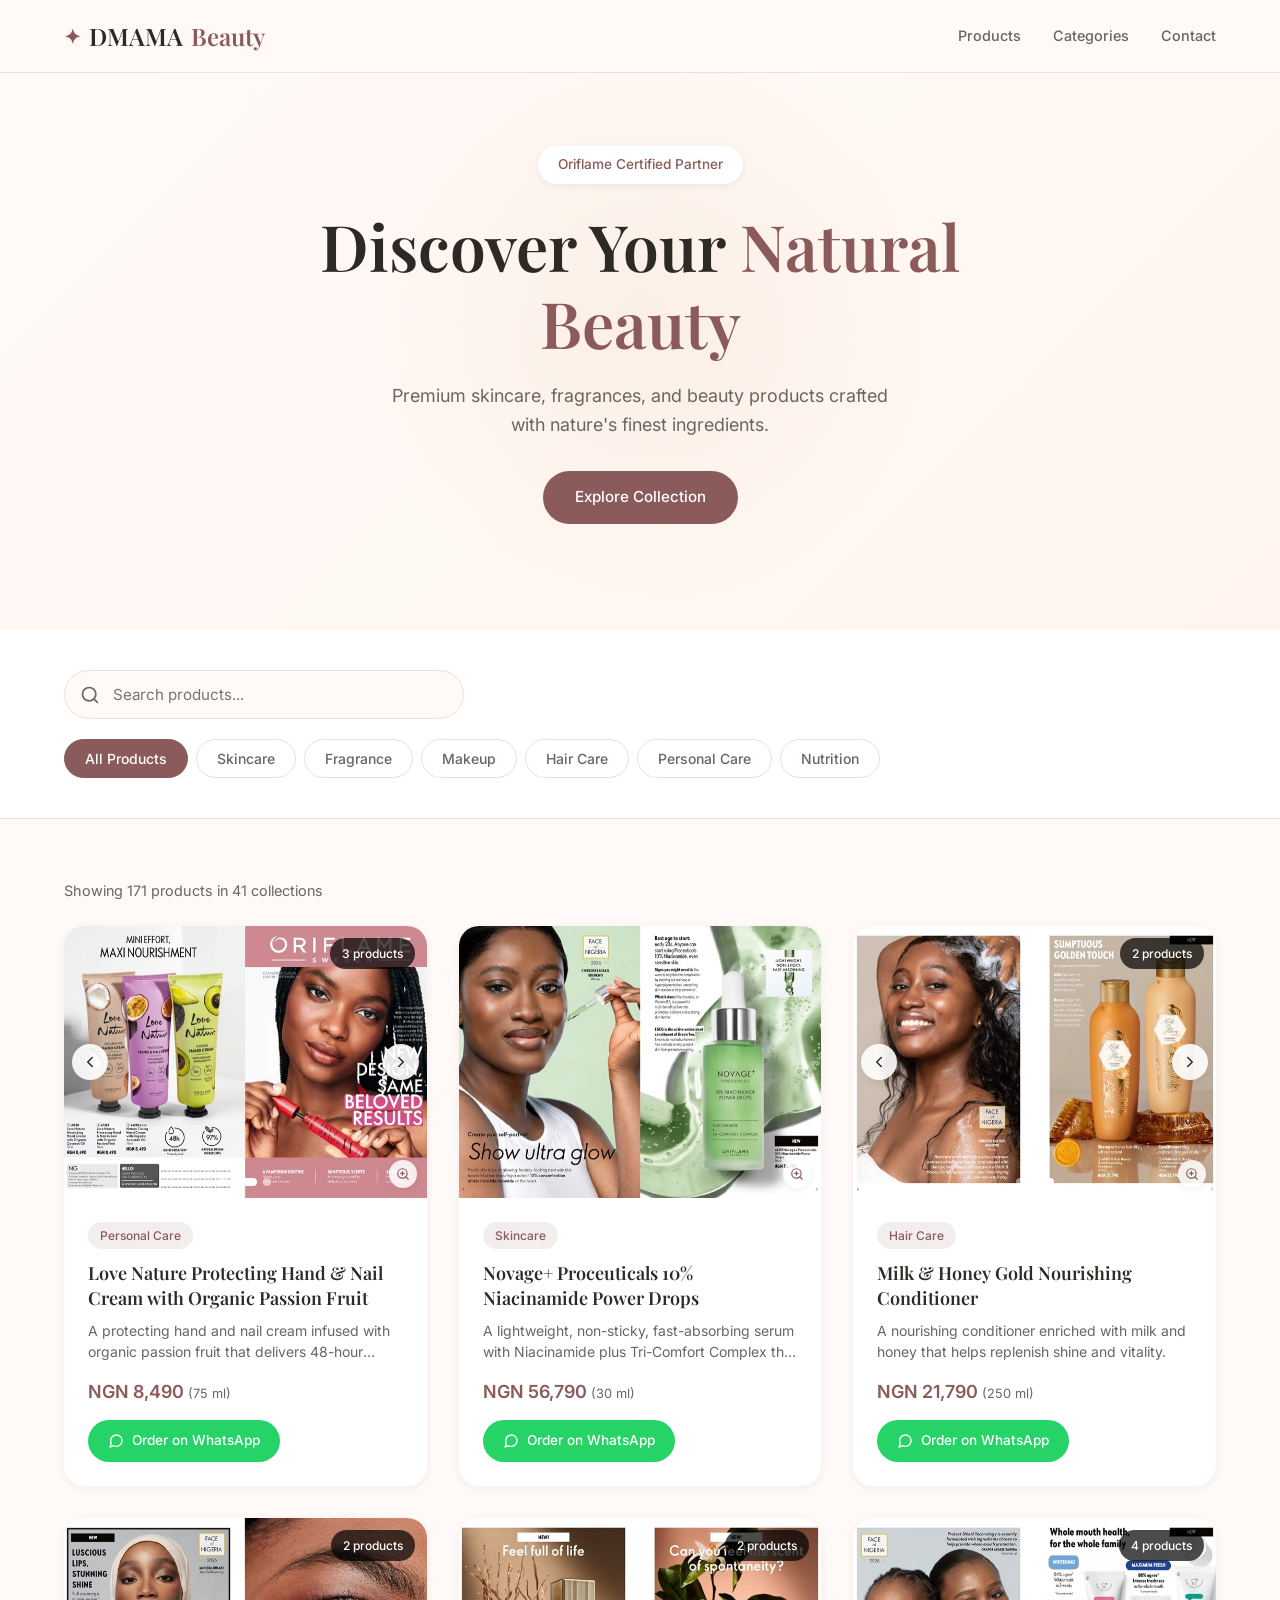
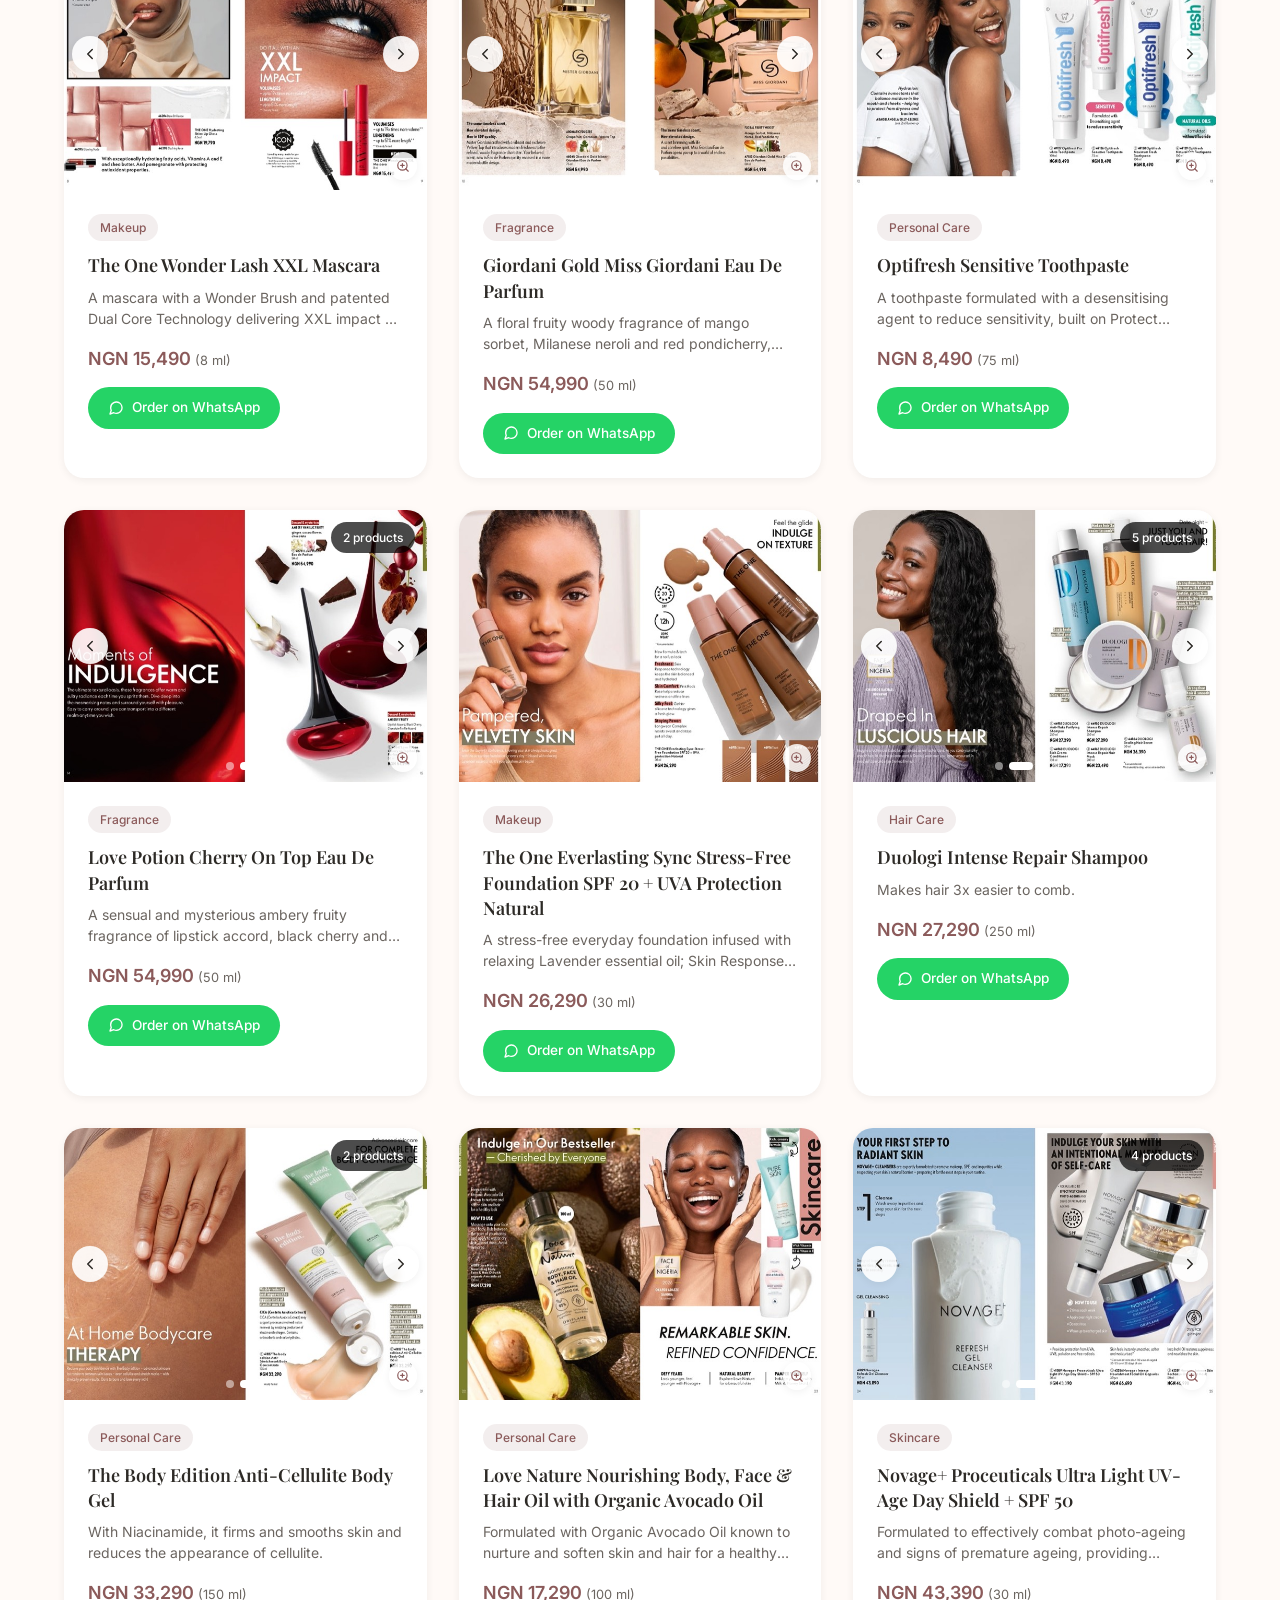
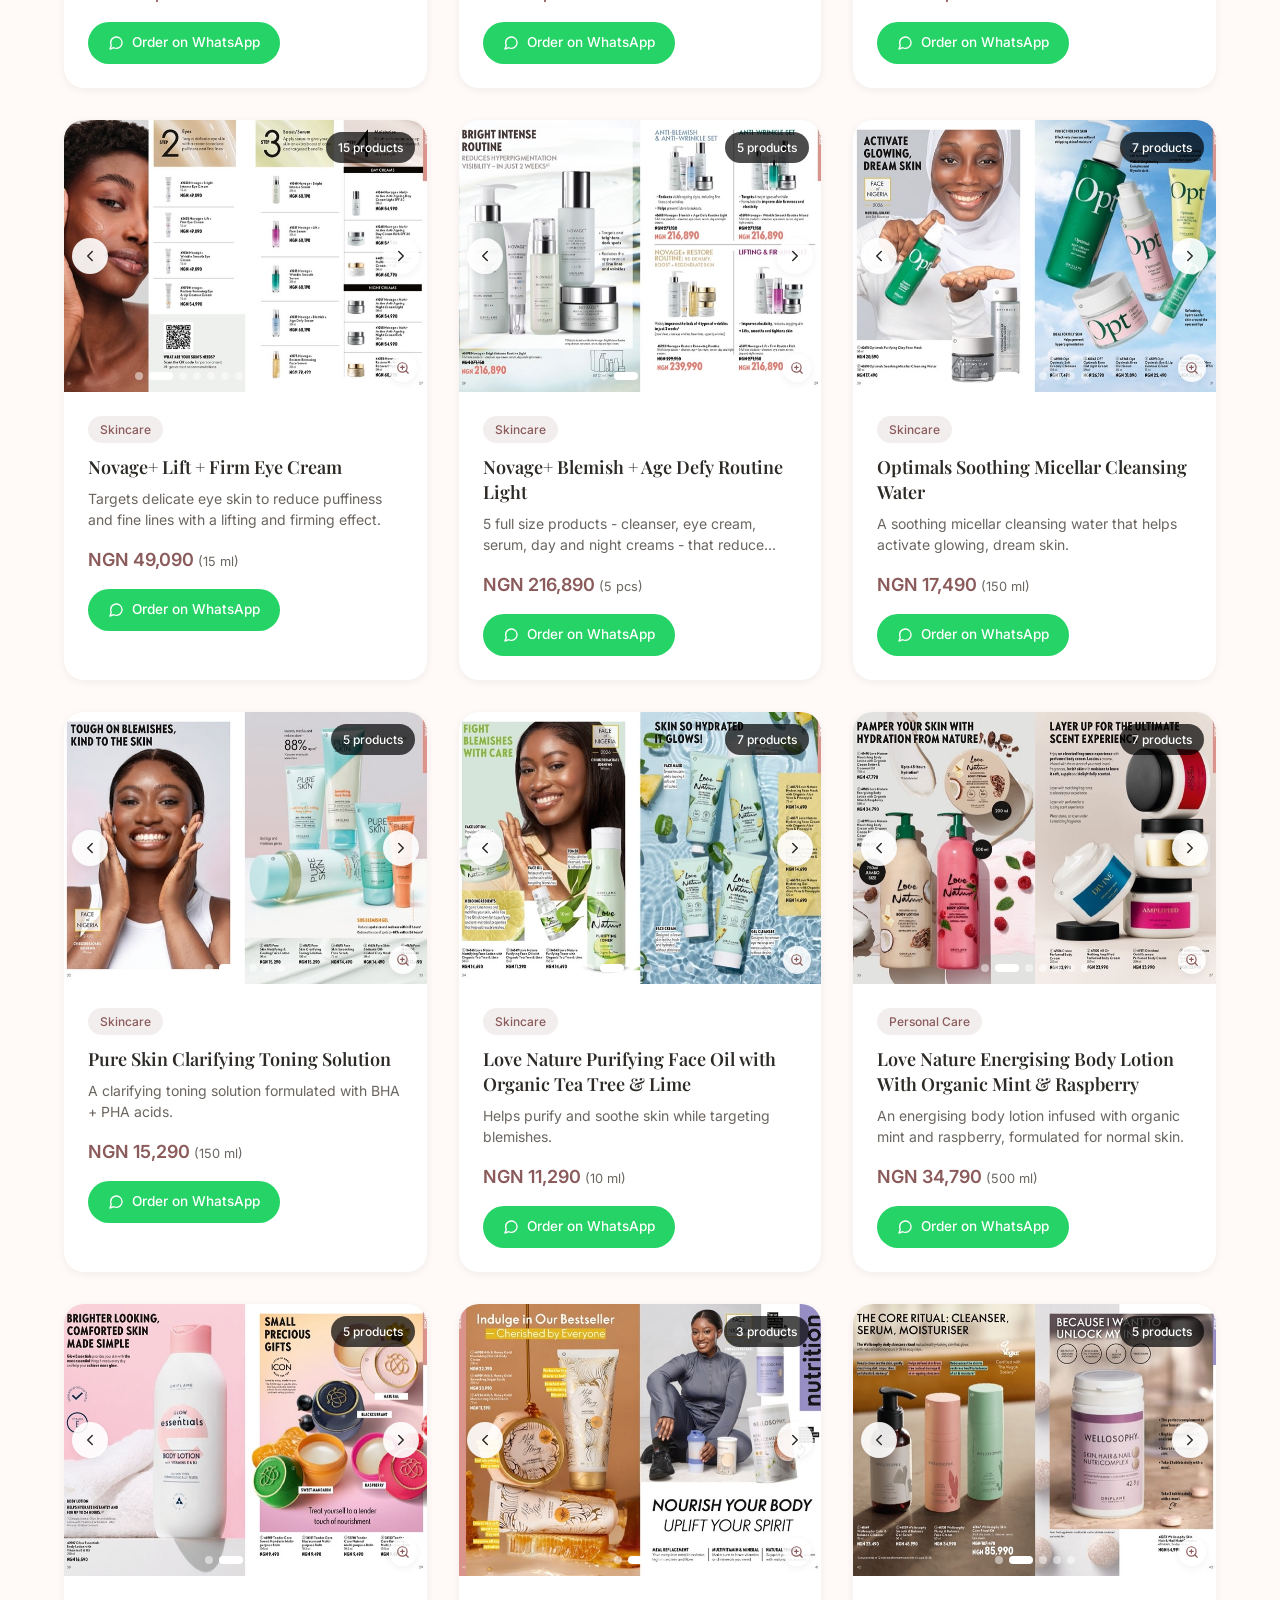
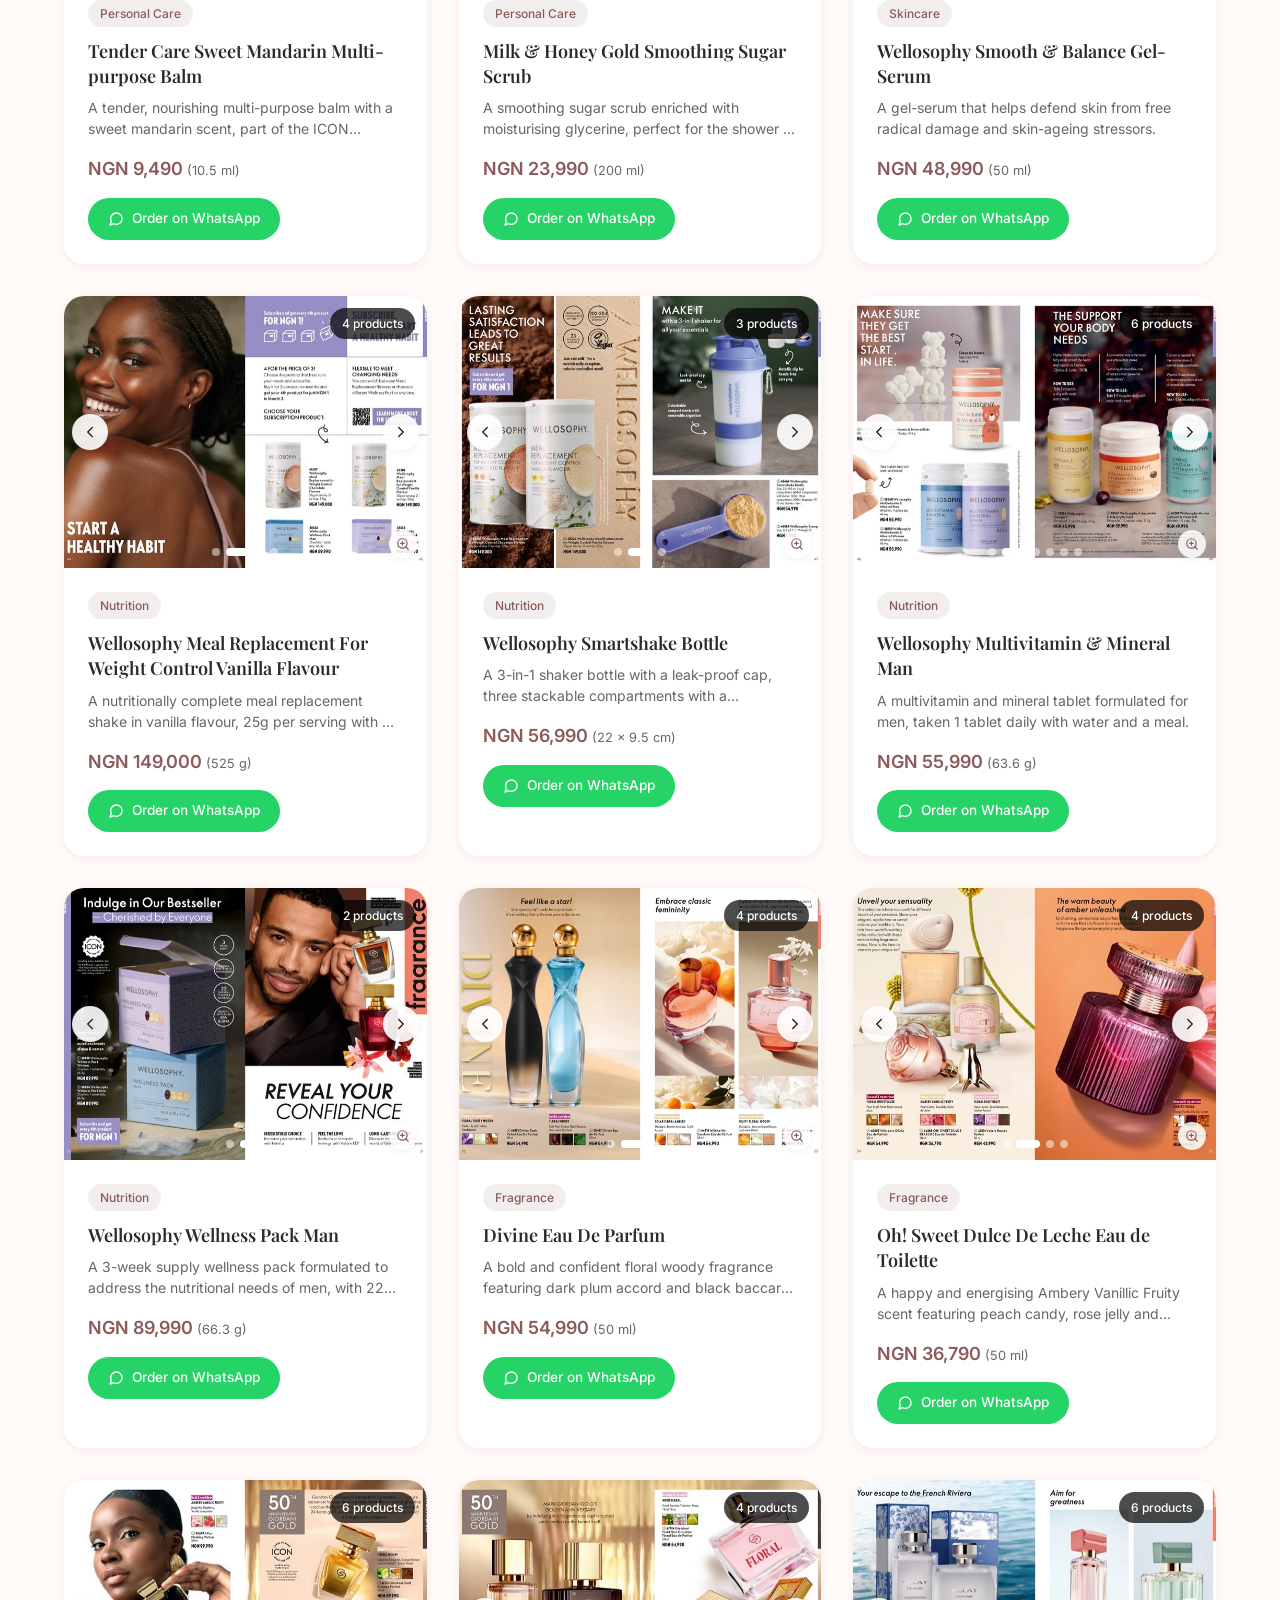
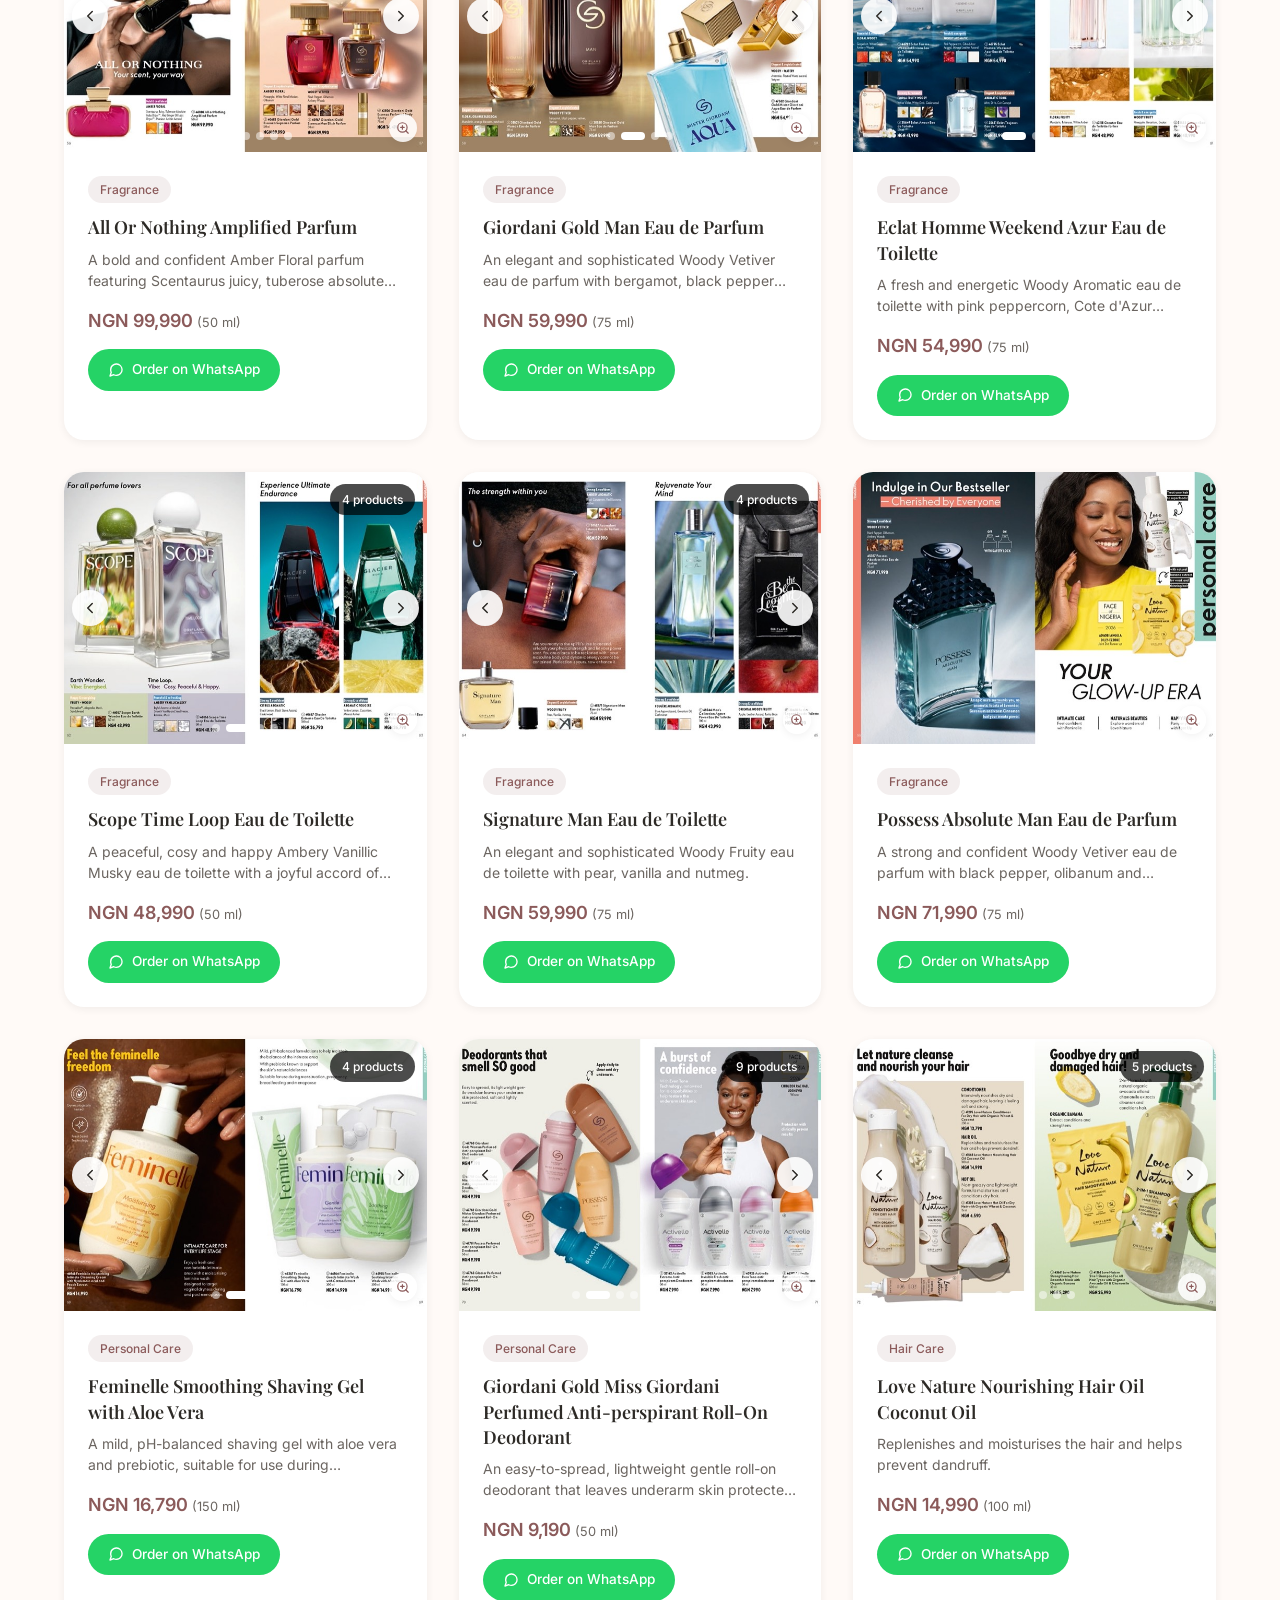
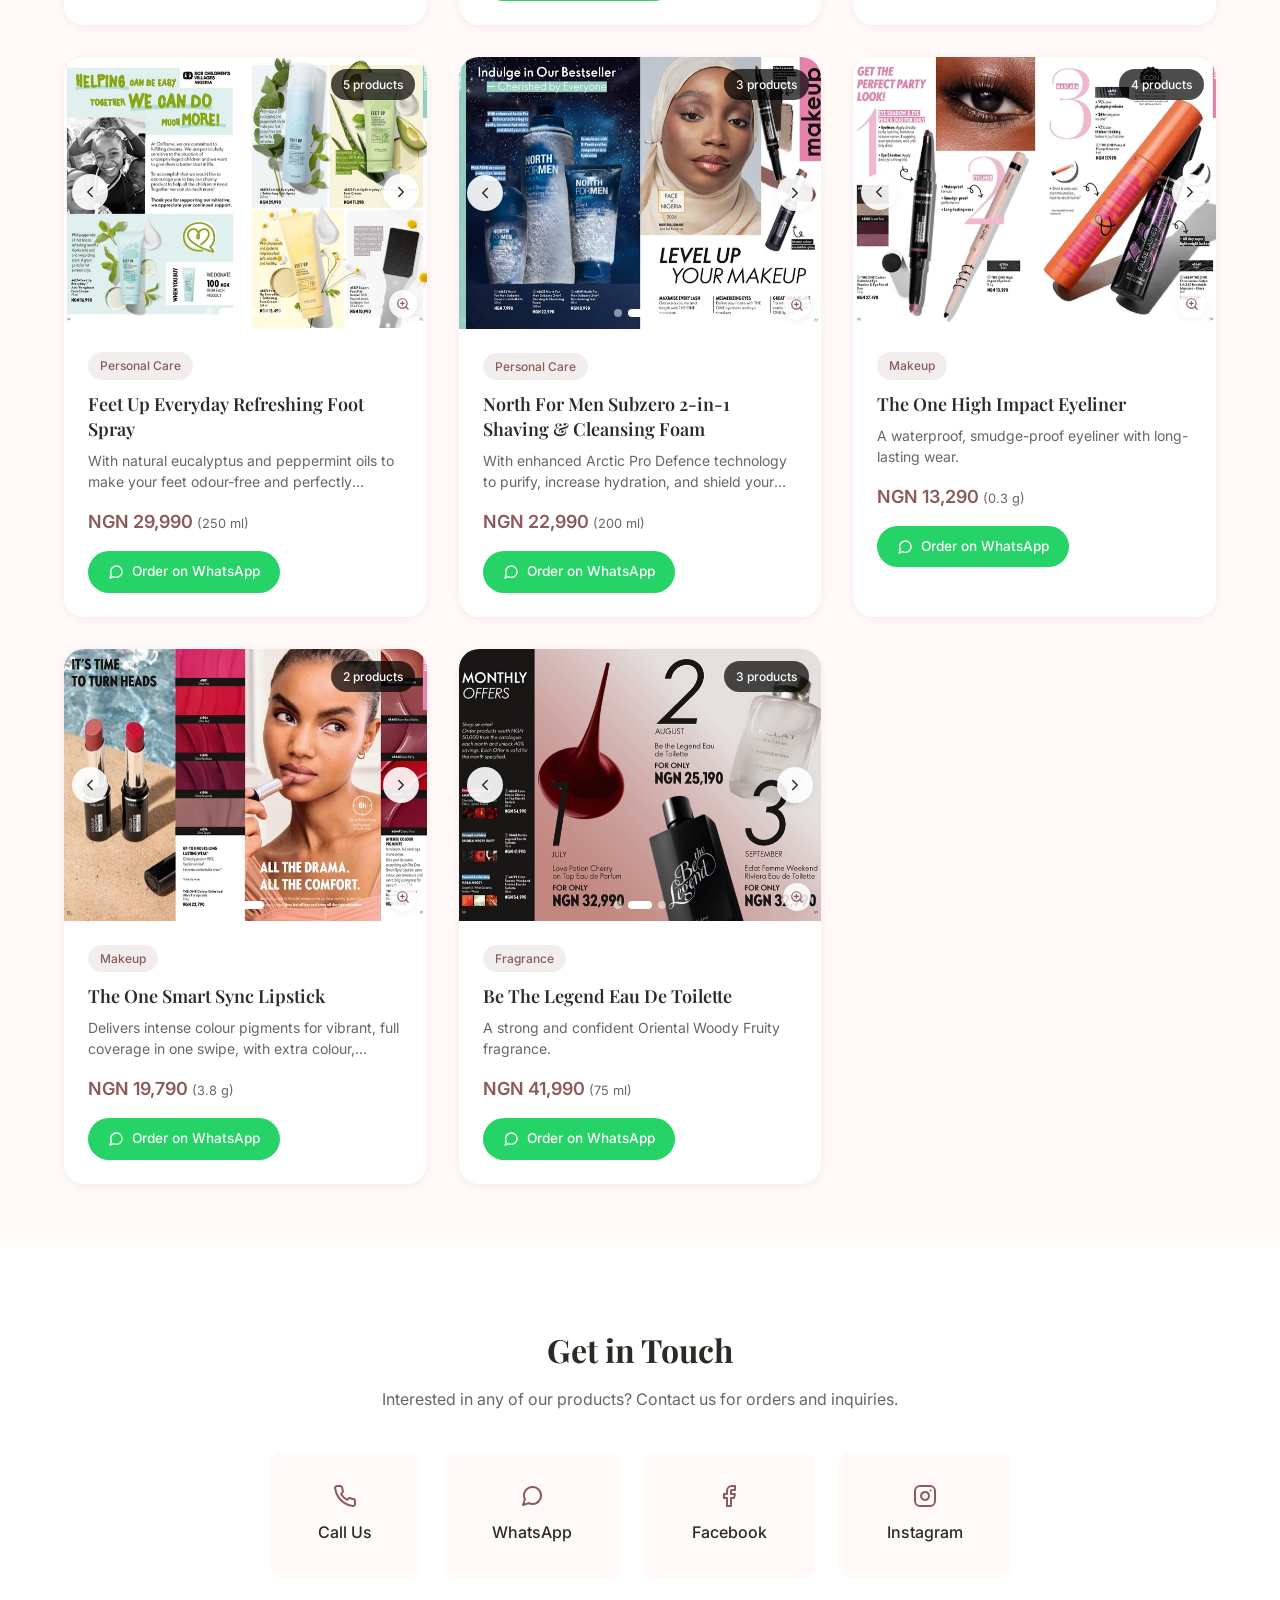
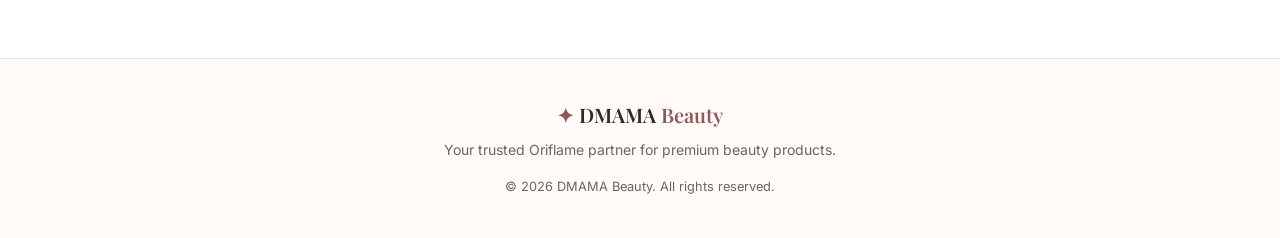
<file: index.html>
<!DOCTYPE html>
<html lang="en">
<head>
  <meta charset="UTF-8">
  <meta name="viewport" content="width=device-width, initial-scale=1.0">
  <title>DMAMA Beauty | Buy Oriflame Products in Nigeria — Skincare, Fragrance & Makeup</title>
  <meta name="description" content="Shop genuine Oriflame products in Nigeria from DMAMA Beauty, a certified Oriflame partner. Browse the latest catalogue — skincare, fragrances, makeup, hair care and wellness — and order directly on WhatsApp.">
  <link rel="canonical" href="https://dmamasbeauty.com.ng/">
  <meta name="theme-color" content="#8b5a5a">

  <!-- Open Graph / social sharing -->
  <meta property="og:type" content="website">
  <meta property="og:site_name" content="DMAMA Beauty">
  <meta property="og:title" content="DMAMA Beauty | Oriflame Products in Nigeria">
  <meta property="og:description" content="Genuine Oriflame skincare, fragrances, makeup and wellness products in Nigeria. Browse the latest catalogue and order on WhatsApp.">
  <meta property="og:url" content="https://dmamasbeauty.com.ng/">
  <meta property="og:image" content="https://dmamasbeauty.com.ng/images/og-cover.jpg">
  <meta property="og:image:width" content="1200">
  <meta property="og:image:height" content="630">
  <meta name="twitter:card" content="summary_large_image">
  <meta name="twitter:title" content="DMAMA Beauty | Oriflame Products in Nigeria">
  <meta name="twitter:description" content="Genuine Oriflame skincare, fragrances, makeup and wellness products in Nigeria. Order on WhatsApp.">
  <meta name="twitter:image" content="https://dmamasbeauty.com.ng/images/og-cover.jpg">

  <link rel="icon" href="favicon.svg" type="image/svg+xml">
  <link rel="icon" href="favicon.png" type="image/png" sizes="48x48">
  <link rel="apple-touch-icon" href="apple-touch-icon.png">

  <link rel="stylesheet" href="css/styles.css?v=20260709">
  <link rel="preconnect" href="https://fonts.googleapis.com">
  <link rel="preconnect" href="https://fonts.gstatic.com" crossorigin>
  <link href="https://fonts.googleapis.com/css2?family=Playfair+Display:wght@400;500;600;700&family=Inter:wght@300;400;500;600&display=swap" rel="stylesheet">

  <script type="application/ld+json">
  {
    "@context": "https://schema.org",
    "@type": "LocalBusiness",
    "name": "DMAMA Beauty",
    "description": "Certified Oriflame partner in Nigeria selling genuine skincare, fragrance, makeup, hair care and wellness products.",
    "url": "https://dmamasbeauty.com.ng/",
    "image": "https://dmamasbeauty.com.ng/images/og-cover.jpg",
    "telephone": "+2348023337336",
    "address": { "@type": "PostalAddress", "addressCountry": "NG" },
    "sameAs": [
      "https://www.facebook.com/profile.php?id=61557722585120",
      "https://www.instagram.com/d_mama_beauty"
    ]
  }
  </script>
</head>
<body>
  <!-- Header -->
  <header class="header">
    <div class="container">
      <a href="#" class="logo">
        <span class="logo-icon">✦</span>
        DMAMA <span class="logo-accent">Beauty</span>
      </a>
      <nav class="nav">
        <a href="#products">Products</a>
        <a href="#categories">Categories</a>
        <a href="#contact">Contact</a>
      </nav>
    </div>
  </header>

  <!-- Hero Section -->
  <section class="hero">
    <div class="hero-content">
      <span class="hero-badge">Oriflame Certified Partner</span>
      <h1>Discover Your <span class="highlight">Natural Beauty</span></h1>
      <p>Premium skincare, fragrances, and beauty products crafted with nature's finest ingredients.</p>
      <a href="#products" class="btn btn-primary">Explore Collection</a>
    </div>
    <div class="hero-decoration"></div>
  </section>

  <!-- Search & Filter Section -->
  <section id="products" class="filter-section">
    <div class="container">
      <div class="search-box">
        <svg class="search-icon" xmlns="http://www.w3.org/2000/svg" width="20" height="20" viewBox="0 0 24 24" fill="none" stroke="currentColor" stroke-width="2" stroke-linecap="round" stroke-linejoin="round">
          <circle cx="11" cy="11" r="8"></circle>
          <path d="m21 21-4.3-4.3"></path>
        </svg>
        <input type="text" id="searchInput" placeholder="Search products...">
      </div>
      
      <div id="categories" class="category-tabs">
        <button class="tab active" data-category="all">All Products</button>
        <button class="tab" data-category="Skincare">Skincare</button>
        <button class="tab" data-category="Fragrance">Fragrance</button>
        <button class="tab" data-category="Makeup">Makeup</button>
        <button class="tab" data-category="Hair Care">Hair Care</button>
        <button class="tab" data-category="Personal Care">Personal Care</button>
        <button class="tab" data-category="Nutrition">Nutrition</button>
      </div>
    </div>
  </section>

  <!-- Products Grid -->
  <section class="products-section">
    <div class="container">
      <div class="results-info">
        <span id="resultsCount">Loading products...</span>
      </div>
      <noscript>
        <p style="text-align: center; padding: 2rem 1rem;">
          DMAMA Beauty sells genuine Oriflame skincare, fragrance, makeup, hair care and wellness
          products in Nigeria. Enable JavaScript to browse the catalogue, or order directly:
          <a href="tel:+2348023337336">call us</a> or
          <a href="https://wa.me/2348023337336">message us on WhatsApp</a>.
        </p>
      </noscript>
      <div id="productsGrid" class="products-grid">
        <!-- Products will be dynamically inserted here -->
      </div>
      <div id="noResults" class="no-results" style="display: none;">
        <svg xmlns="http://www.w3.org/2000/svg" width="64" height="64" viewBox="0 0 24 24" fill="none" stroke="currentColor" stroke-width="1.5" stroke-linecap="round" stroke-linejoin="round">
          <circle cx="11" cy="11" r="8"></circle>
          <path d="m21 21-4.3-4.3"></path>
          <path d="M8 8l6 6"></path>
          <path d="M14 8l-6 6"></path>
        </svg>
        <h3>No products found</h3>
        <p>Try adjusting your search or filter criteria</p>
      </div>
    </div>
  </section>
<!-- Contact Section -->
  <section id="contact" class="contact-section">
    <div class="container">
      <h2>Get in Touch</h2>
      <p>Interested in any of our products? Contact us for orders and inquiries.</p>
      <div class="contact-methods">
        <a href="tel:+2348023337336" class="contact-card">
          <svg xmlns="http://www.w3.org/2000/svg" width="24" height="24" viewBox="0 0 24 24" fill="none" stroke="currentColor" stroke-width="2" stroke-linecap="round" stroke-linejoin="round">
            <path d="M22 16.92v3a2 2 0 0 1-2.18 2 19.79 19.79 0 0 1-8.63-3.07 19.5 19.5 0 0 1-6-6 19.79 19.79 0 0 1-3.07-8.67A2 2 0 0 1 4.11 2h3a2 2 0 0 1 2 1.72 12.84 12.84 0 0 0 .7 2.81 2 2 0 0 1-.45 2.11L8.09 9.91a16 16 0 0 0 6 6l1.27-1.27a2 2 0 0 1 2.11-.45 12.84 12.84 0 0 0 2.81.7A2 2 0 0 1 22 16.92z"></path>
          </svg>
          <span>Call Us</span>
        </a>
        <a href="https://wa.me/2348023337336?text=Hi%20D%20mama's%20beauty!%20I'm%20interested%20in%20your%20products.%20Can%20you%20help%20me%20with%20more%20information?" class="contact-card" target="_blank">
          <svg xmlns="http://www.w3.org/2000/svg" width="24" height="24" viewBox="0 0 24 24" fill="none" stroke="currentColor" stroke-width="2" stroke-linecap="round" stroke-linejoin="round">
            <path d="M21 11.5a8.38 8.38 0 0 1-.9 3.8 8.5 8.5 0 0 1-7.6 4.7 8.38 8.38 0 0 1-3.8-.9L3 21l1.9-5.7a8.38 8.38 0 0 1-.9-3.8 8.5 8.5 0 0 1 4.7-7.6 8.38 8.38 0 0 1 3.8-.9h.5a8.48 8.48 0 0 1 8 8v.5z"></path>
          </svg>
          <span>WhatsApp</span>
        </a>
        <a href="https://www.facebook.com/profile.php?id=61557722585120" class="contact-card" target="_blank">
          <svg xmlns="http://www.w3.org/2000/svg" width="24" height="24" viewBox="0 0 24 24" fill="none" stroke="currentColor" stroke-width="2" stroke-linecap="round" stroke-linejoin="round">
            <path d="M18 2h-3a5 5 0 0 0-5 5v3H7v4h3v8h4v-8h3l1-4h-4V7a1 1 0 0 1 1-1h3z"></path>
          </svg>
          <span>Facebook</span>
        </a>
        <a href="https://www.instagram.com/d_mama_beauty" class="contact-card" target="_blank">
          <svg xmlns="http://www.w3.org/2000/svg" width="24" height="24" viewBox="0 0 24 24" fill="none" stroke="currentColor" stroke-width="2" stroke-linecap="round" stroke-linejoin="round">
            <rect width="20" height="20" x="2" y="2" rx="5" ry="5"></rect>
            <path d="M16 11.37A4 4 0 1 1 12.63 8 4 4 0 0 1 16 11.37z"></path>
            <line x1="17.5" x2="17.51" y1="6.5" y2="6.5"></line>
          </svg>
          <span>Instagram</span>
        </a>
      </div>
    </div>
  </section>

  <!-- Footer -->
  <footer class="footer">
    <div class="container">
      <div class="footer-content">
        <div class="footer-brand">
          <span class="logo-icon">✦</span>
          DMAMA <span class="logo-accent">Beauty</span>
          <p>Your trusted Oriflame partner for premium beauty products.</p>
        </div>
        <p class="copyright">© <span id="footerYear">2026</span> DMAMA Beauty. All rights reserved.</p>
      </div>
    </div>
  </footer>

  <!-- Catalogue page lightbox -->
  <div id="lightbox" class="lightbox" role="dialog" aria-modal="true" aria-label="Catalogue page preview" hidden>
    <button class="lightbox-close" aria-label="Close preview">&times;</button>
    <img id="lightboxImage" alt="Catalogue page">
  </div>

  <script src="script.js?v=20260709"></script>
</body>
</html>
</file>
<file: css/styles.css>
/* Reset & Base */
*,
*::before,
*::after {
  box-sizing: border-box;
  margin: 0;
  padding: 0;
}

:root {
  --color-primary: #8b5a5a;
  --color-primary-dark: #6b4444;
  --color-accent: #d4a574;
  --color-bg: #fffaf7;
  --color-surface: #ffffff;
  --color-text: #2d2a26;
  --color-text-muted: #6b6560;
  --color-border: #e8e2dd;
  --font-display: "Playfair Display", serif;
  --font-body: "Inter", sans-serif;
  --radius-sm: 8px;
  --radius-md: 12px;
  --radius-lg: 20px;
  --shadow-sm: 0 2px 8px rgba(0, 0, 0, 0.06);
  --shadow-md: 0 4px 20px rgba(0, 0, 0, 0.08);
  --shadow-lg: 0 8px 40px rgba(0, 0, 0, 0.12);
}

html {
  scroll-behavior: smooth;
}

body {
  font-family: var(--font-body);
  background-color: var(--color-bg);
  color: var(--color-text);
  line-height: 1.6;
}

.container {
  max-width: 1200px;
  margin: 0 auto;
  padding: 0 24px;
}

/* Header */
.header {
  position: fixed;
  top: 0;
  left: 0;
  right: 0;
  background: rgba(255, 250, 247, 0.95);
  backdrop-filter: blur(10px);
  z-index: 100;
  border-bottom: 1px solid var(--color-border);
}

.header .container {
  display: flex;
  justify-content: space-between;
  align-items: center;
  height: 72px;
}

.logo {
  font-family: var(--font-display);
  font-size: 1.5rem;
  font-weight: 600;
  color: var(--color-text);
  text-decoration: none;
  display: flex;
  align-items: center;
  gap: 8px;
}

.logo-icon {
  color: var(--color-primary);
  font-size: 1.25rem;
}

.logo-accent {
  color: var(--color-primary);
}

.nav {
  display: flex;
  gap: 32px;
}

.nav a {
  color: var(--color-text-muted);
  text-decoration: none;
  font-size: 0.9rem;
  font-weight: 500;
  transition: color 0.2s;
}

.nav a:hover {
  color: var(--color-primary);
}

/* Hero Section */
.hero {
  min-height: 70vh;
  display: flex;
  align-items: center;
  justify-content: center;
  text-align: center;
  padding: 120px 24px 80px;
  position: relative;
  overflow: hidden;
  background: linear-gradient(135deg, var(--color-bg) 0%, #fff5ee 100%);
}

.hero-decoration {
  position: absolute;
  top: 50%;
  left: 50%;
  transform: translate(-50%, -50%);
  width: 600px;
  height: 600px;
  background: radial-gradient(circle, rgba(212, 165, 116, 0.1) 0%, transparent 70%);
  pointer-events: none;
}

.hero-content {
  position: relative;
  z-index: 1;
  max-width: 700px;
}

.hero-badge {
  display: inline-block;
  background: var(--color-surface);
  color: var(--color-primary);
  padding: 8px 20px;
  border-radius: 50px;
  font-size: 0.85rem;
  font-weight: 500;
  margin-bottom: 24px;
  box-shadow: var(--shadow-sm);
}

.hero h1 {
  font-family: var(--font-display);
  font-size: clamp(2.5rem, 6vw, 4rem);
  font-weight: 600;
  line-height: 1.2;
  margin-bottom: 20px;
  color: var(--color-text);
}

.hero h1 .highlight {
  color: var(--color-primary);
}

.hero p {
  font-size: 1.125rem;
  color: var(--color-text-muted);
  margin-bottom: 32px;
  max-width: 500px;
  margin-left: auto;
  margin-right: auto;
}

.btn {
  display: inline-flex;
  align-items: center;
  gap: 8px;
  padding: 14px 32px;
  border-radius: 50px;
  font-size: 0.95rem;
  font-weight: 500;
  text-decoration: none;
  transition: all 0.3s ease;
  cursor: pointer;
  border: none;
}

.btn-primary {
  background: var(--color-primary);
  color: white;
}

.btn-primary:hover {
  background: var(--color-primary-dark);
  transform: translateY(-2px);
  box-shadow: var(--shadow-md);
}

/* Filter Section */
.filter-section {
  padding: 40px 0;
  background: var(--color-surface);
  border-bottom: 1px solid var(--color-border);
  position: sticky;
  top: 72px;
  z-index: 50;
}

.filter-section .container {
  display: flex;
  flex-direction: column;
  gap: 20px;
}

.search-box {
  position: relative;
  max-width: 400px;
  width: 100%;
}

.search-icon {
  position: absolute;
  left: 16px;
  top: 50%;
  transform: translateY(-50%);
  color: var(--color-text-muted);
}

.search-box input {
  width: 100%;
  padding: 14px 16px 14px 48px;
  border: 1px solid var(--color-border);
  border-radius: 50px;
  font-size: 0.95rem;
  font-family: var(--font-body);
  background: var(--color-bg);
  transition: all 0.2s;
}

.search-box input:focus {
  outline: none;
  border-color: var(--color-primary);
  box-shadow: 0 0 0 3px rgba(139, 90, 90, 0.1);
}

.category-tabs {
  display: flex;
  gap: 8px;
  flex-wrap: wrap;
}

.tab {
  padding: 10px 20px;
  border: 1px solid var(--color-border);
  border-radius: 50px;
  background: transparent;
  color: var(--color-text-muted);
  font-size: 0.875rem;
  font-weight: 500;
  font-family: var(--font-body);
  cursor: pointer;
  transition: all 0.2s;
}

.tab:hover {
  border-color: var(--color-primary);
  color: var(--color-primary);
}

.tab.active {
  background: var(--color-primary);
  border-color: var(--color-primary);
  color: white;
}

/* Products Section */
.products-section {
  padding: 60px 0;
}

.results-info {
  margin-bottom: 24px;
  color: var(--color-text-muted);
  font-size: 0.9rem;
}

.products-grid {
  display: grid;
  grid-template-columns: repeat(auto-fill, minmax(350px, 1fr));
  gap: 32px;
}

/* Product Card */
.product-card {
  background: var(--color-surface);
  border-radius: var(--radius-lg);
  overflow: hidden;
  box-shadow: var(--shadow-sm);
  transition: all 0.3s ease;
}

.product-card:hover {
  box-shadow: var(--shadow-lg);
  transform: translateY(-4px);
}

.product-image-container {
  position: relative;
  aspect-ratio: 4 / 3;
  background: #f5f0eb;
  overflow: hidden;
}

.product-image-container img {
  width: 100%;
  height: 100%;
  object-fit: cover;
  transition: transform 0.4s ease;
}

.product-card:hover .product-image-container img {
  transform: scale(1.05);
}

.product-count-badge {
  position: absolute;
  top: 12px;
  right: 12px;
  background: rgba(0, 0, 0, 0.7);
  color: white;
  padding: 6px 12px;
  border-radius: 50px;
  font-size: 0.75rem;
  font-weight: 500;
}

/* Slideshow Controls */
.slideshow-container {
  position: relative;
}

.slideshow-nav {
  position: absolute;
  bottom: 12px;
  left: 50%;
  transform: translateX(-50%);
  display: flex;
  gap: 6px;
  z-index: 10;
}

.slideshow-dot {
  width: 8px;
  height: 8px;
  border-radius: 50%;
  background: rgba(255, 255, 255, 0.5);
  border: none;
  cursor: pointer;
  transition: all 0.2s;
}

.slideshow-dot.active {
  background: white;
  width: 24px;
  border-radius: 4px;
}

.slideshow-arrows {
  position: absolute;
  top: 50%;
  left: 0;
  right: 0;
  transform: translateY(-50%);
  display: flex;
  justify-content: space-between;
  padding: 0 8px;
  pointer-events: none;
}

.slideshow-arrow {
  width: 36px;
  height: 36px;
  border-radius: 50%;
  background: rgba(255, 255, 255, 0.9);
  border: none;
  cursor: pointer;
  display: flex;
  align-items: center;
  justify-content: center;
  pointer-events: auto;
  transition: all 0.2s;
  box-shadow: var(--shadow-sm);
}

.slideshow-arrow:hover {
  background: white;
  transform: scale(1.1);
}

.slideshow-arrow svg {
  width: 18px;
  height: 18px;
  color: var(--color-text);
}

/* Product Info */
.product-info {
  padding: 24px;
}

.product-slide {
  display: none;
}

.product-slide.active {
  display: block;
  animation: fadeIn 0.3s ease;
}

@keyframes fadeIn {
  from {
    opacity: 0;
    transform: translateY(10px);
  }
  to {
    opacity: 1;
    transform: translateY(0);
  }
}

.product-category {
  display: inline-block;
  background: rgba(139, 90, 90, 0.1);
  color: var(--color-primary);
  padding: 4px 12px;
  border-radius: 50px;
  font-size: 0.75rem;
  font-weight: 500;
  margin-bottom: 12px;
}

.product-name {
  font-family: var(--font-display);
  font-size: 1.125rem;
  font-weight: 600;
  color: var(--color-text);
  margin-bottom: 8px;
  line-height: 1.4;
}

.product-description {
  font-size: 0.875rem;
  color: var(--color-text-muted);
  margin-bottom: 16px;
  line-height: 1.5;
  display: -webkit-box;
  -webkit-line-clamp: 2;
  -webkit-box-orient: vertical;
  overflow: hidden;
}

.product-price {
  font-size: 1.125rem;
  font-weight: 600;
  color: var(--color-primary);
}

/* No Results */
.no-results {
  text-align: center;
  padding: 80px 24px;
  color: var(--color-text-muted);
}

.no-results svg {
  margin-bottom: 20px;
  opacity: 0.5;
}

.no-results h3 {
  font-family: var(--font-display);
  font-size: 1.5rem;
  color: var(--color-text);
  margin-bottom: 8px;
}

/* Contact Section */
.contact-section {
  padding: 80px 0;
  background: var(--color-surface);
  text-align: center;
}

.contact-section h2 {
  font-family: var(--font-display);
  font-size: 2rem;
  margin-bottom: 12px;
}

.contact-section > .container > p {
  color: var(--color-text-muted);
  margin-bottom: 40px;
}

.contact-methods {
  display: flex;
  justify-content: center;
  gap: 24px;
  flex-wrap: wrap;
}

.contact-card {
  display: flex;
  flex-direction: column;
  align-items: center;
  gap: 12px;
  padding: 32px 48px;
  background: var(--color-bg);
  border-radius: var(--radius-md);
  text-decoration: none;
  color: var(--color-text);
  transition: all 0.3s;
}

.contact-card:hover {
  transform: translateY(-4px);
  box-shadow: var(--shadow-md);
}

.contact-card svg {
  color: var(--color-primary);
}

.contact-card span {
  font-weight: 500;
}

/* Footer */
.footer {
  padding: 40px 0;
  border-top: 1px solid var(--color-border);
}

.footer-content {
  display: flex;
  flex-direction: column;
  align-items: center;
  gap: 16px;
  text-align: center;
}

.footer-brand {
  font-family: var(--font-display);
  font-size: 1.25rem;
  font-weight: 600;
}

.footer-brand p {
  font-family: var(--font-body);
  font-size: 0.875rem;
  color: var(--color-text-muted);
  font-weight: 400;
  margin-top: 8px;
}

.copyright {
  font-size: 0.8rem;
  color: var(--color-text-muted);
}

/* Responsive */
@media (max-width: 768px) {
  .nav {
    display: none;
  }

  .products-grid {
    grid-template-columns: 1fr;
  }

  .category-tabs {
    overflow-x: auto;
    flex-wrap: nowrap;
    padding-bottom: 8px;
    -webkit-overflow-scrolling: touch;
  }

  .tab {
    white-space: nowrap;
    flex-shrink: 0;
  }

  .filter-section {
    position: static;
  }

  .contact-methods {
    flex-direction: column;
    align-items: center;
  }

  .contact-card {
    width: 100%;
    max-width: 300px;
  }
}

/* Order on WhatsApp button (per product slide) */
.order-btn {
  display: inline-flex;
  align-items: center;
  gap: 8px;
  margin-top: 14px;
  padding: 10px 20px;
  border-radius: 50px;
  background: #25d366;
  color: #fff;
  font-size: 0.85rem;
  font-weight: 500;
  text-decoration: none;
  transition: all 0.3s ease;
}

.order-btn:hover {
  background: #1eb855;
  transform: translateY(-2px);
  box-shadow: var(--shadow-md);
}

/* Zoom hint on card images */
.product-image-container {
  cursor: zoom-in;
}

.zoom-hint {
  position: absolute;
  bottom: 10px;
  right: 10px;
  display: inline-flex;
  align-items: center;
  justify-content: center;
  width: 28px;
  height: 28px;
  border-radius: 50%;
  background: rgba(255, 255, 255, 0.85);
  color: var(--color-primary);
  box-shadow: var(--shadow-sm);
  pointer-events: none;
}

/* Catalogue page lightbox */
.lightbox {
  position: fixed;
  inset: 0;
  z-index: 1000;
  display: flex;
  align-items: center;
  justify-content: center;
  padding: 24px;
  background: rgba(30, 24, 22, 0.85);
  cursor: zoom-out;
}

.lightbox[hidden] {
  display: none;
}

.lightbox img {
  max-width: 100%;
  max-height: 100%;
  border-radius: var(--radius-sm);
  box-shadow: 0 12px 48px rgba(0, 0, 0, 0.4);
  cursor: default;
}

.lightbox-close {
  position: absolute;
  top: 16px;
  right: 20px;
  width: 44px;
  height: 44px;
  border: none;
  border-radius: 50%;
  background: rgba(255, 255, 255, 0.15);
  color: #fff;
  font-size: 1.6rem;
  line-height: 1;
  cursor: pointer;
  transition: background 0.2s ease;
}

.lightbox-close:hover {
  background: rgba(255, 255, 255, 0.3);
}
</file>
